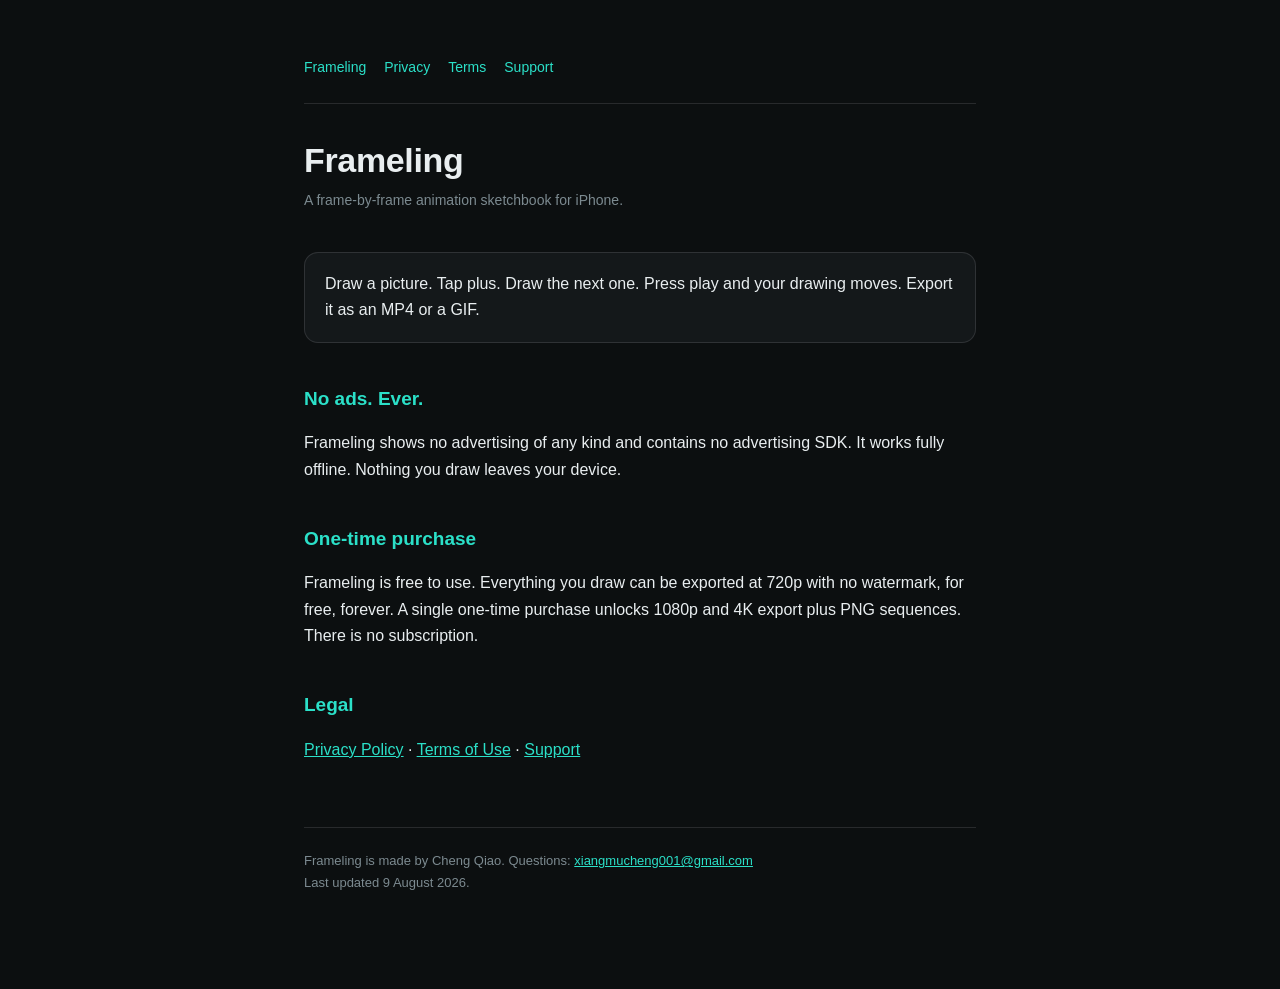
<file: index.html>
<!doctype html><html lang="en"><head><meta charset="utf-8"><meta name="viewport" content="width=device-width,initial-scale=1"><title>Frameling</title><link rel="stylesheet" href="_style.css"></head><body><div class="wrap"><nav><a href="./">Frameling</a><a href="privacy.html">Privacy</a><a href="terms.html">Terms</a><a href="support.html">Support</a></nav>
<h1>Frameling</h1>
<p class="sub">A frame-by-frame animation sketchbook for iPhone.</p>
<div class="card">Draw a picture. Tap plus. Draw the next one. Press play and your drawing moves.
Export it as an MP4 or a GIF.</div>
<h2>No ads. Ever.</h2>
<p>Frameling shows no advertising of any kind and contains no advertising SDK. It works fully offline.
Nothing you draw leaves your device.</p>
<h2>One-time purchase</h2>
<p>Frameling is free to use. Everything you draw can be exported at 720p with no watermark, for free,
forever. A single one-time purchase unlocks 1080p and 4K export plus PNG sequences.
There is no subscription.</p>
<h2>Legal</h2>
<p><a href="privacy.html">Privacy Policy</a> &middot; <a href="terms.html">Terms of Use</a> &middot; <a href="support.html">Support</a></p>
<footer>Frameling is made by Cheng Qiao. Questions: <a href="mailto:xiangmucheng001@gmail.com">xiangmucheng001@gmail.com</a><br>Last updated 9 August 2026.</footer></div></body></html>
</file>
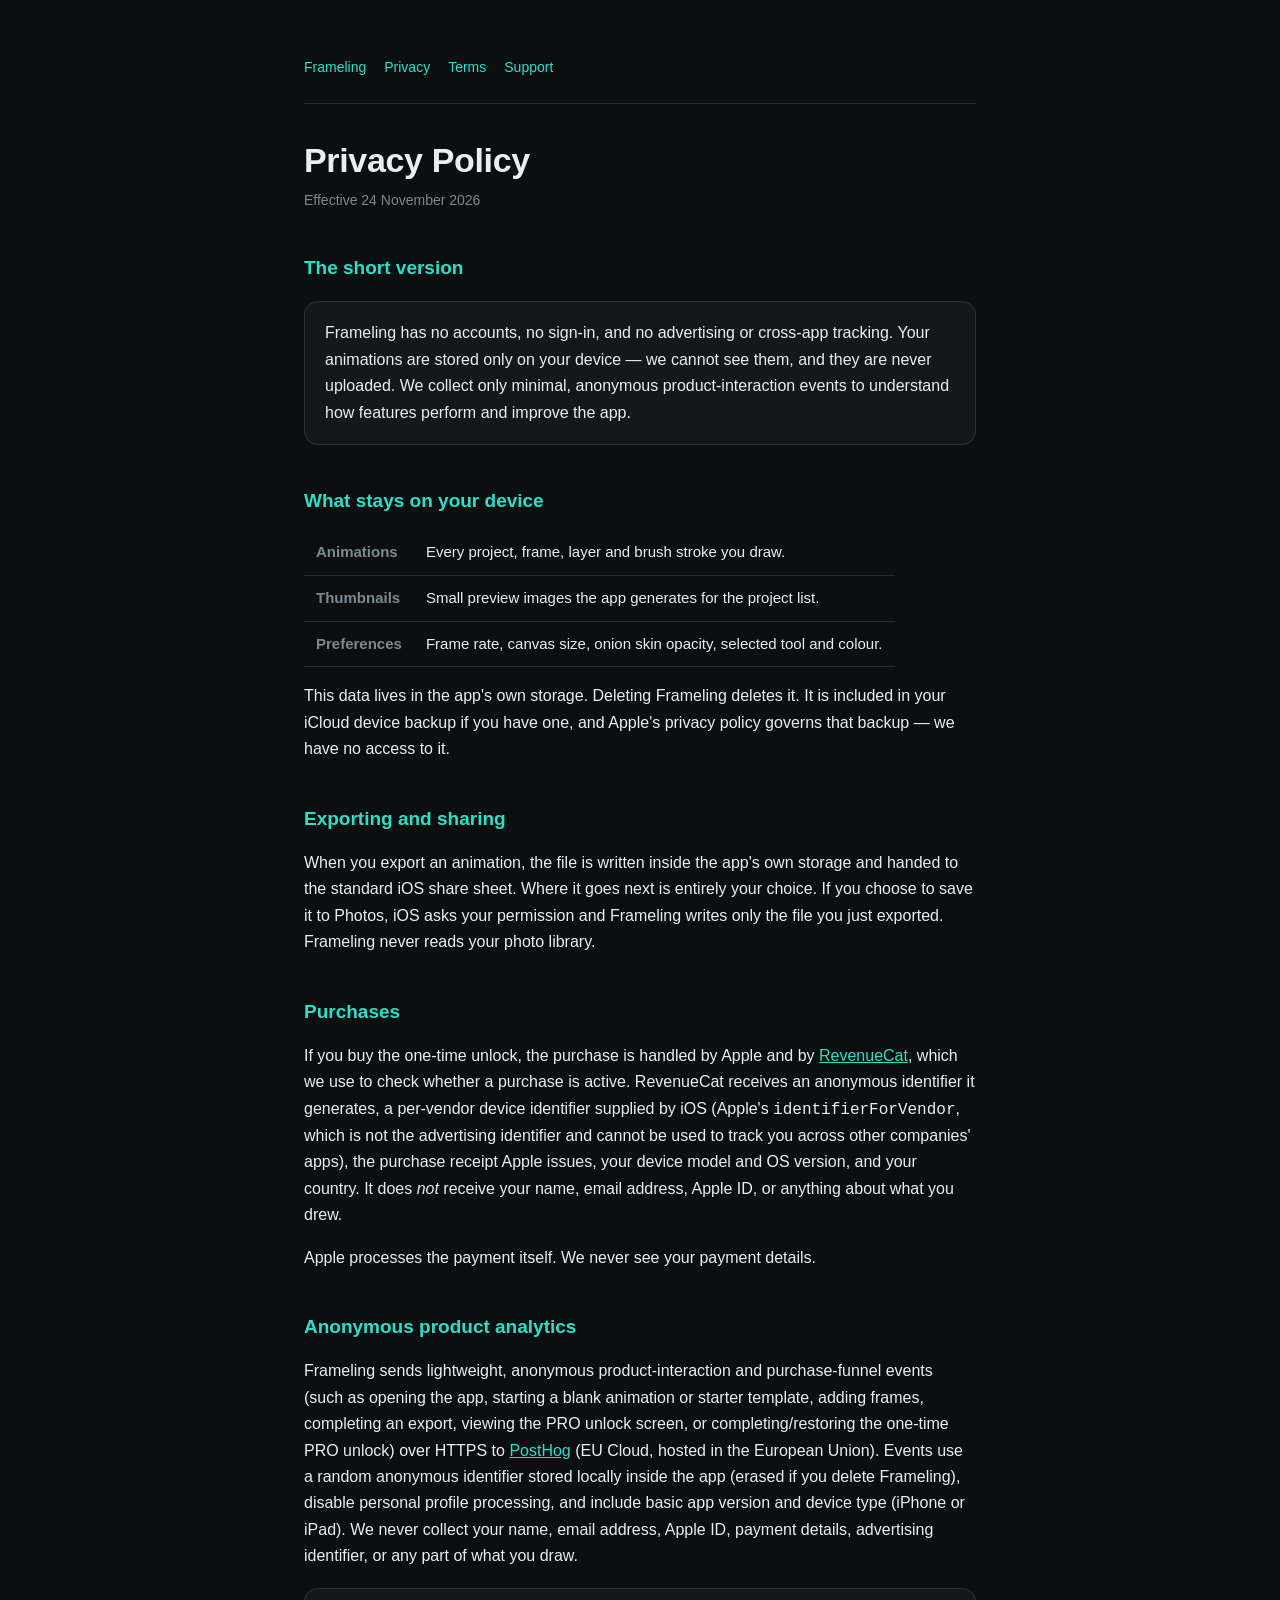
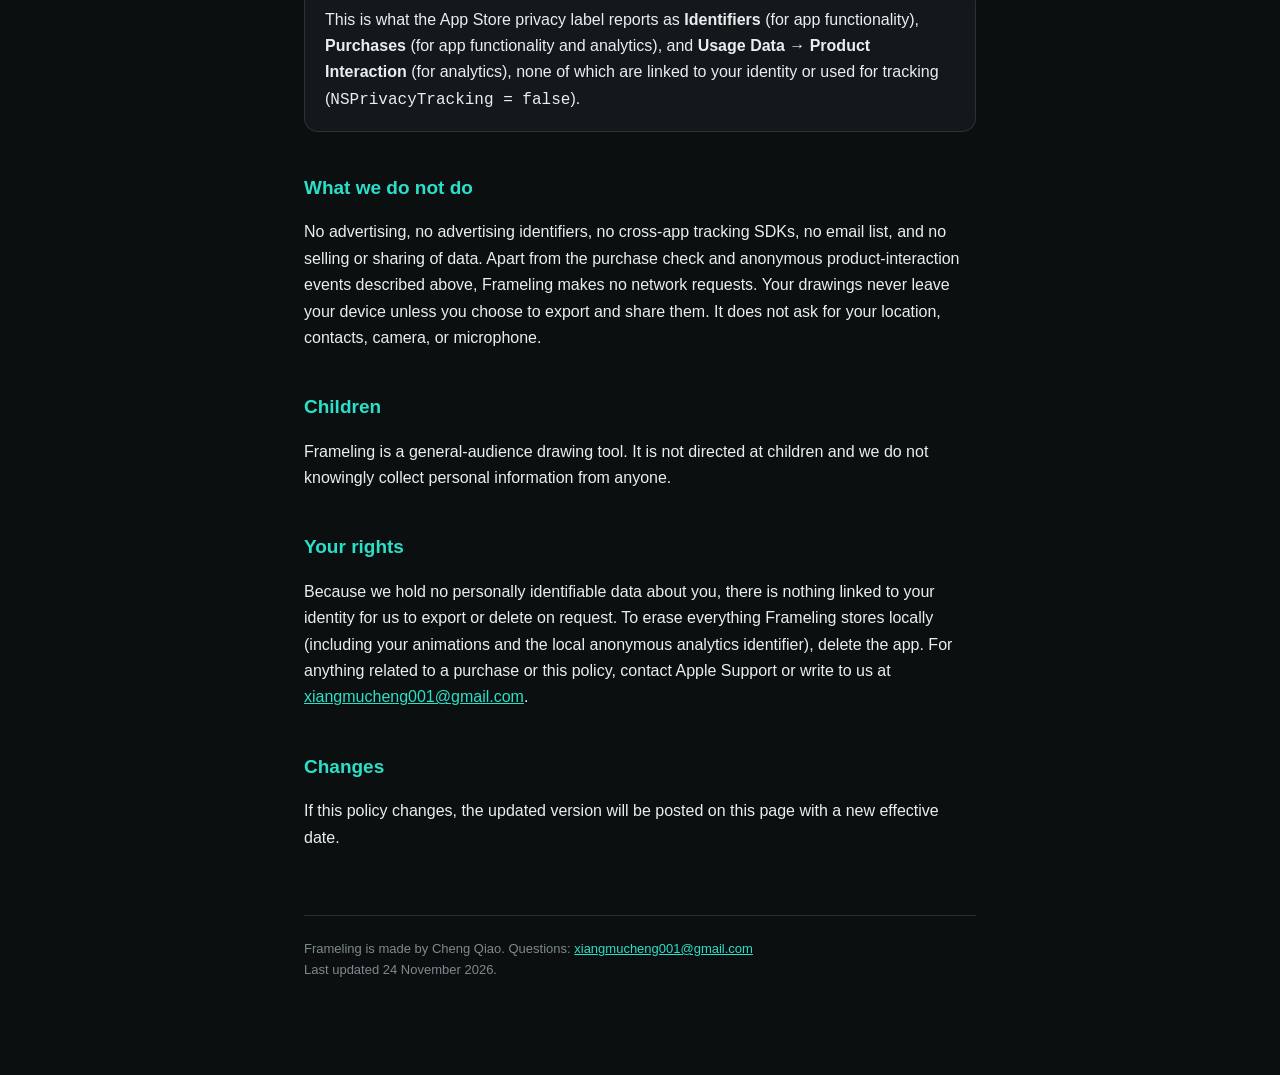
<file: privacy.html>
<!doctype html><html lang="en"><head><meta charset="utf-8"><meta name="viewport" content="width=device-width,initial-scale=1"><title>Privacy Policy &middot; Frameling</title><link rel="stylesheet" href="_style.css"></head><body><div class="wrap"><nav><a href="./">Frameling</a><a href="privacy.html">Privacy</a><a href="terms.html">Terms</a><a href="support.html">Support</a></nav>
<h1>Privacy Policy</h1>
<p class="sub">Effective 24 November 2026</p>

<h2>The short version</h2>
<div class="card">Frameling has no accounts, no sign-in, and no advertising or cross-app tracking. Your
animations are stored only on your device &mdash; we cannot see them, and they are never uploaded. We collect
only minimal, anonymous product-interaction events to understand how features perform and improve the app.</div>

<h2>What stays on your device</h2>
<table>
<tr><th>Animations</th><td>Every project, frame, layer and brush stroke you draw.</td></tr>
<tr><th>Thumbnails</th><td>Small preview images the app generates for the project list.</td></tr>
<tr><th>Preferences</th><td>Frame rate, canvas size, onion skin opacity, selected tool and colour.</td></tr>
</table>
<p>This data lives in the app's own storage. Deleting Frameling deletes it. It is included in your iCloud
device backup if you have one, and Apple's privacy policy governs that backup &mdash; we have no access to it.</p>

<h2>Exporting and sharing</h2>
<p>When you export an animation, the file is written inside the app's own storage and handed to the
standard iOS share sheet. Where it goes next is entirely your choice. If you choose to save it to Photos,
iOS asks your permission and Frameling writes only the file you just exported. Frameling never reads your
photo library.</p>

<h2>Purchases</h2>
<p>If you buy the one-time unlock, the purchase is handled by Apple and by
<a href="https://www.revenuecat.com/privacy/" target="_blank" rel="noopener">RevenueCat</a>, which we use to
check whether a purchase is active. RevenueCat receives an anonymous identifier it generates, a per-vendor
device identifier supplied by iOS (Apple's <code>identifierForVendor</code>, which is not the advertising
identifier and cannot be used to track you across other companies' apps), the purchase receipt Apple issues,
your device model and OS version, and your country. It does <em>not</em> receive your name, email address,
Apple ID, or anything about what you drew.</p>
<p>Apple processes the payment itself. We never see your payment details.</p>

<h2>Anonymous product analytics</h2>
<p>Frameling sends lightweight, anonymous product-interaction and purchase-funnel events (such as opening the
app, starting a blank animation or starter template, adding frames, completing an export, viewing the PRO unlock
screen, or completing/restoring the one-time PRO unlock) over HTTPS to
<a href="https://posthog.com/privacy" target="_blank" rel="noopener">PostHog</a> (EU Cloud, hosted in the
European Union). Events use a random anonymous identifier stored locally inside the app (erased if you delete
Frameling), disable personal profile processing, and include basic app version and device type (iPhone or iPad).
We never collect your name, email address, Apple ID, payment details, advertising identifier, or any part of
what you draw.</p>

<div class="card">This is what the App Store privacy label reports as <strong>Identifiers</strong> (for app
functionality), <strong>Purchases</strong> (for app functionality and analytics), and
<strong>Usage Data &rarr; Product Interaction</strong> (for analytics), none of which are linked to your
identity or used for tracking (<code>NSPrivacyTracking = false</code>).</div>

<h2>What we do not do</h2>
<p>No advertising, no advertising identifiers, no cross-app tracking SDKs, no email list, and no selling or
sharing of data. Apart from the purchase check and anonymous product-interaction events described above,
Frameling makes no network requests. Your drawings never leave your device unless you choose to export and
share them. It does not ask for your location, contacts, camera, or microphone.</p>

<h2>Children</h2>
<p>Frameling is a general-audience drawing tool. It is not directed at children and we do not knowingly
collect personal information from anyone.</p>

<h2>Your rights</h2>
<p>Because we hold no personally identifiable data about you, there is nothing linked to your identity for us
to export or delete on request. To erase everything Frameling stores locally (including your animations and
the local anonymous analytics identifier), delete the app. For anything related to a purchase or this policy,
contact Apple Support or write to us at
<a href="mailto:xiangmucheng001@gmail.com">xiangmucheng001@gmail.com</a>.</p>

<h2>Changes</h2>
<p>If this policy changes, the updated version will be posted on this page with a new effective date.</p>
<footer>Frameling is made by Cheng Qiao. Questions: <a href="mailto:xiangmucheng001@gmail.com">xiangmucheng001@gmail.com</a><br>Last updated 24 November 2026.</footer></div></body></html>
</file>
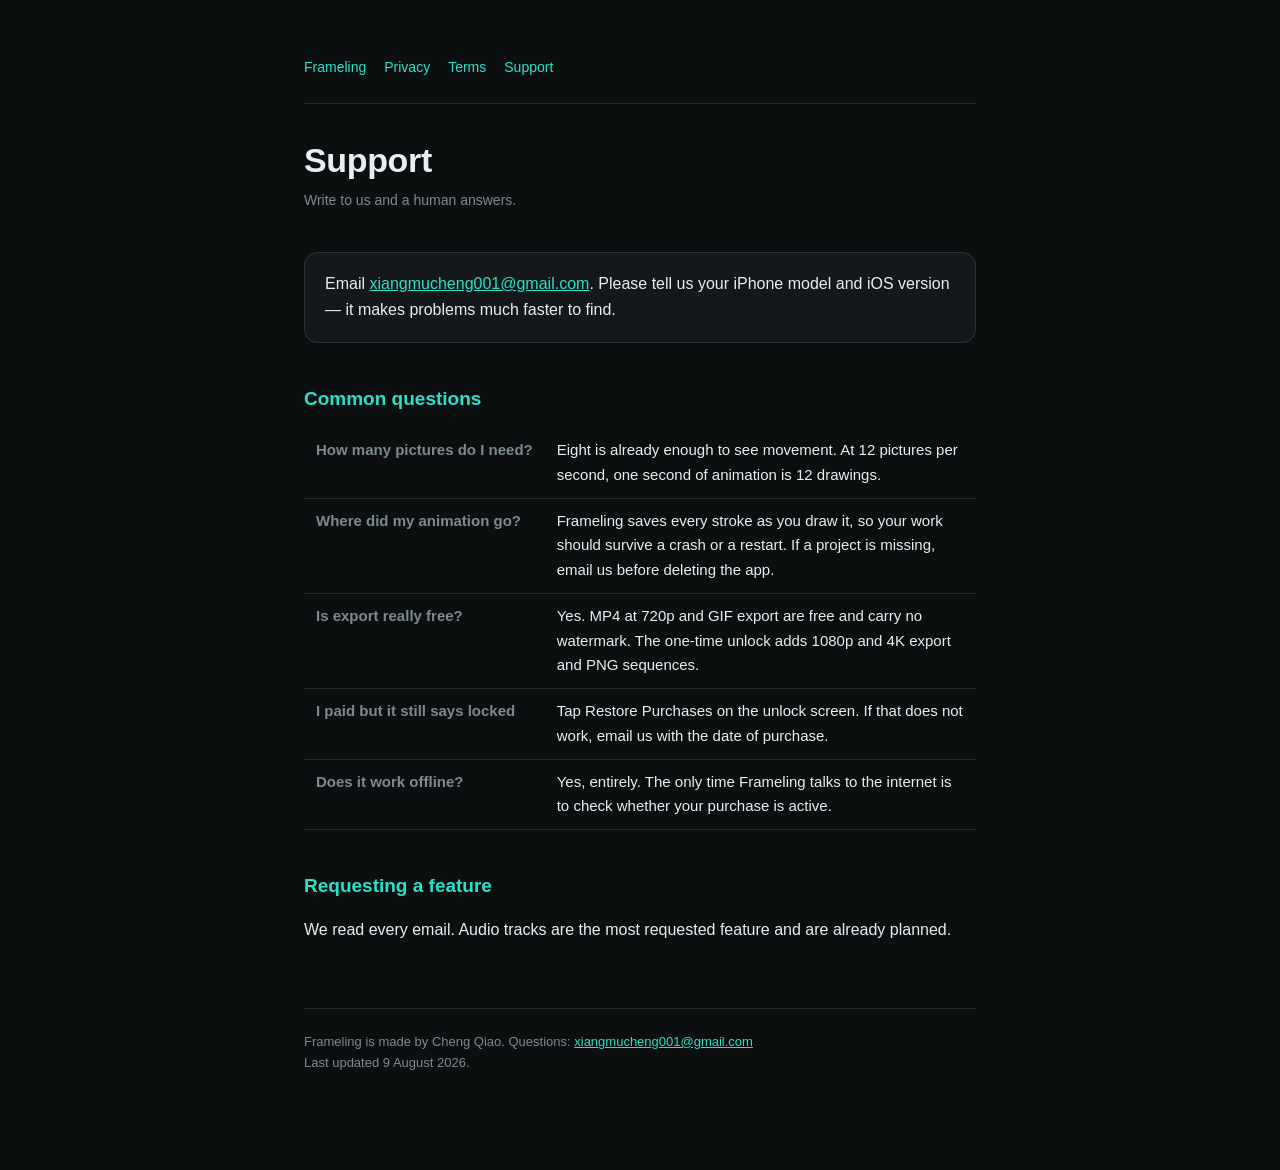
<file: support.html>
<!doctype html><html lang="en"><head><meta charset="utf-8"><meta name="viewport" content="width=device-width,initial-scale=1"><title>Support &middot; Frameling</title><link rel="stylesheet" href="_style.css"></head><body><div class="wrap"><nav><a href="./">Frameling</a><a href="privacy.html">Privacy</a><a href="terms.html">Terms</a><a href="support.html">Support</a></nav>
<h1>Support</h1>
<p class="sub">Write to us and a human answers.</p>

<div class="card">Email <a href="mailto:xiangmucheng001@gmail.com">xiangmucheng001@gmail.com</a>.
Please tell us your iPhone model and iOS version &mdash; it makes problems much faster to find.</div>

<h2>Common questions</h2>
<table>
<tr><th>How many pictures do I need?</th><td>Eight is already enough to see movement. At 12 pictures per second, one second of animation is 12 drawings.</td></tr>
<tr><th>Where did my animation go?</th><td>Frameling saves every stroke as you draw it, so your work should survive a crash or a restart. If a project is missing, email us before deleting the app.</td></tr>
<tr><th>Is export really free?</th><td>Yes. MP4 at 720p and GIF export are free and carry no watermark. The one-time unlock adds 1080p and 4K export and PNG sequences.</td></tr>
<tr><th>I paid but it still says locked</th><td>Tap Restore Purchases on the unlock screen. If that does not work, email us with the date of purchase.</td></tr>
<tr><th>Does it work offline?</th><td>Yes, entirely. The only time Frameling talks to the internet is to check whether your purchase is active.</td></tr>
</table>

<h2>Requesting a feature</h2>
<p>We read every email. Audio tracks are the most requested feature and are already planned.</p>
<footer>Frameling is made by Cheng Qiao. Questions: <a href="mailto:xiangmucheng001@gmail.com">xiangmucheng001@gmail.com</a><br>Last updated 9 August 2026.</footer></div></body></html>
</file>
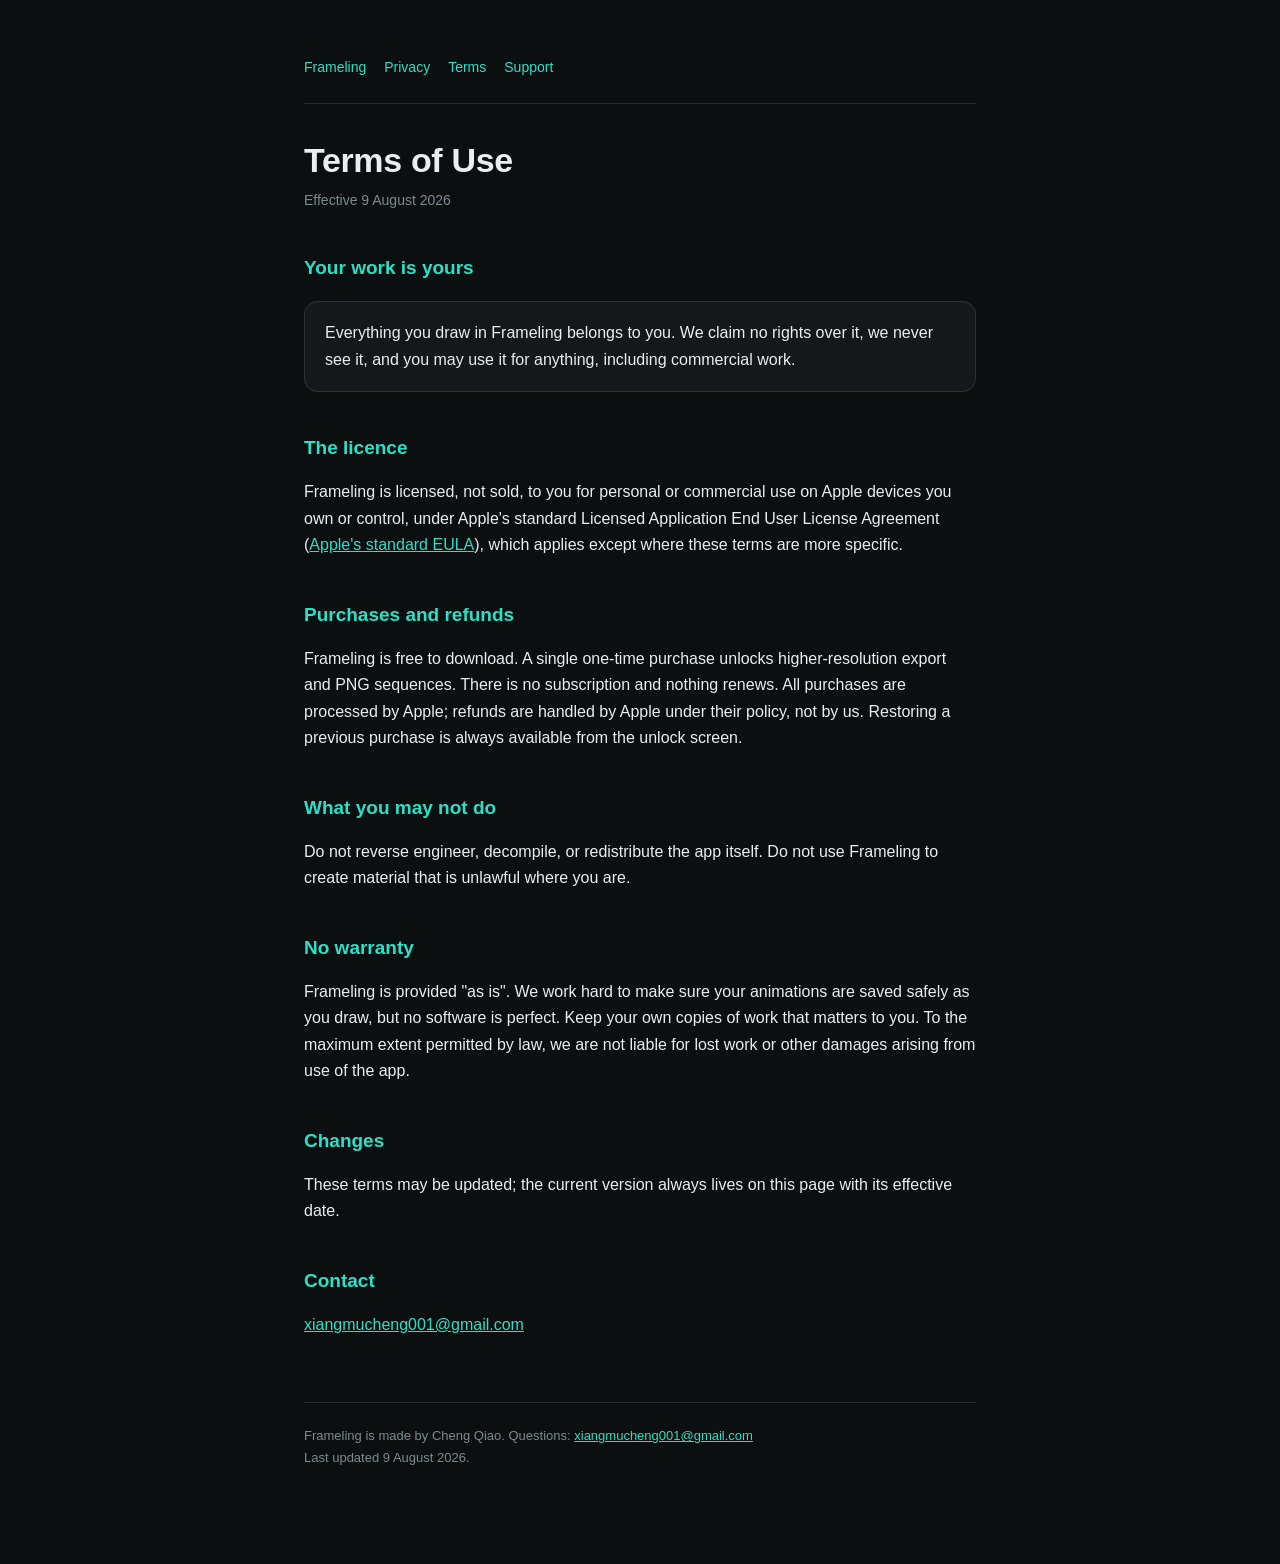
<file: terms.html>
<!doctype html><html lang="en"><head><meta charset="utf-8"><meta name="viewport" content="width=device-width,initial-scale=1"><title>Terms of Use &middot; Frameling</title><link rel="stylesheet" href="_style.css"></head><body><div class="wrap"><nav><a href="./">Frameling</a><a href="privacy.html">Privacy</a><a href="terms.html">Terms</a><a href="support.html">Support</a></nav>
<h1>Terms of Use</h1>
<p class="sub">Effective 9 August 2026</p>

<h2>Your work is yours</h2>
<div class="card">Everything you draw in Frameling belongs to you. We claim no rights over it, we never see
it, and you may use it for anything, including commercial work.</div>

<h2>The licence</h2>
<p>Frameling is licensed, not sold, to you for personal or commercial use on Apple devices you own or
control, under Apple's standard Licensed Application End User License Agreement
(<a href="https://www.apple.com/legal/internet-services/itunes/dev/stdeula/" target="_blank" rel="noopener">Apple's standard EULA</a>),
which applies except where these terms are more specific.</p>

<h2>Purchases and refunds</h2>
<p>Frameling is free to download. A single one-time purchase unlocks higher-resolution export and PNG
sequences. There is no subscription and nothing renews. All purchases are processed by Apple; refunds are
handled by Apple under their policy, not by us. Restoring a previous purchase is always available from the
unlock screen.</p>

<h2>What you may not do</h2>
<p>Do not reverse engineer, decompile, or redistribute the app itself. Do not use Frameling to create
material that is unlawful where you are.</p>

<h2>No warranty</h2>
<p>Frameling is provided "as is". We work hard to make sure your animations are saved safely as you draw,
but no software is perfect. Keep your own copies of work that matters to you. To the maximum extent
permitted by law, we are not liable for lost work or other damages arising from use of the app.</p>

<h2>Changes</h2>
<p>These terms may be updated; the current version always lives on this page with its effective date.</p>

<h2>Contact</h2>
<p><a href="mailto:xiangmucheng001@gmail.com">xiangmucheng001@gmail.com</a></p>
<footer>Frameling is made by Cheng Qiao. Questions: <a href="mailto:xiangmucheng001@gmail.com">xiangmucheng001@gmail.com</a><br>Last updated 9 August 2026.</footer></div></body></html>
</file>
<file: _style.css>
:root{--bg:#0C0F10;--surface:#14181A;--brass:#2BE0C8;--cream:#E9EEF0;--sage:#7C8A90;--line:#E9EEF01F}
*{box-sizing:border-box}
body{margin:0;background:var(--bg);color:var(--cream);font:16px/1.65 -apple-system,BlinkMacSystemFont,"Segoe UI",Helvetica,Arial,sans-serif}
.wrap{max-width:720px;margin:0 auto;padding:56px 24px 96px}
a{color:var(--brass)}
h1{font-size:34px;line-height:1.2;margin:0 0 8px;letter-spacing:-.01em}
h2{font-size:19px;margin:40px 0 10px;color:var(--brass)}
.sub{color:var(--sage);margin:0 0 40px;font-size:14px}
nav{display:flex;gap:18px;flex-wrap:wrap;padding-bottom:24px;border-bottom:1px solid var(--line);margin-bottom:36px;font-size:14px}
nav a{text-decoration:none}
table{width:100%;border-collapse:collapse;margin:14px 0;display:block;overflow-x:auto}
th,td{text-align:left;padding:10px 12px;border-bottom:1px solid var(--line);vertical-align:top;font-size:15px}
th{color:var(--sage);font-weight:600;white-space:nowrap}
.card{background:var(--surface);border:1px solid var(--line);border-radius:14px;padding:18px 20px;margin:18px 0}
footer{margin-top:64px;padding-top:22px;border-top:1px solid var(--line);color:var(--sage);font-size:13px}
</file>
